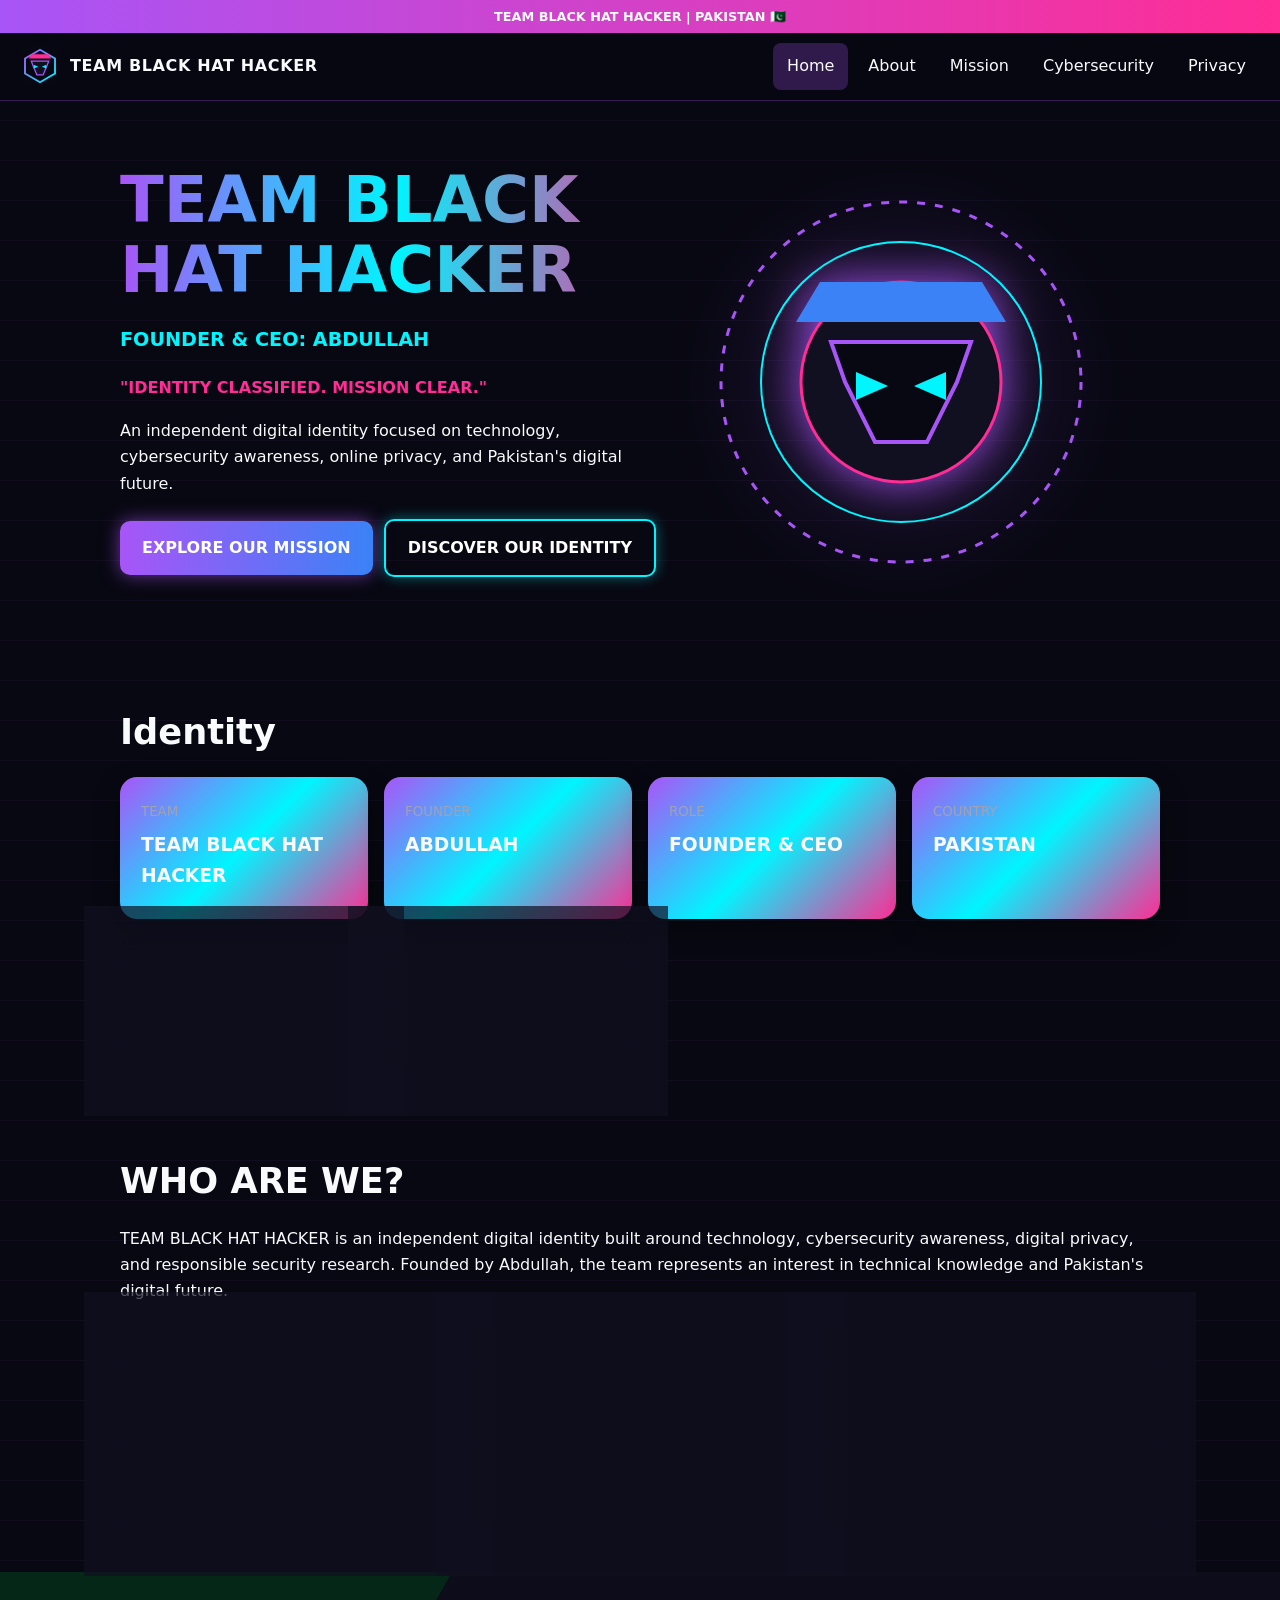
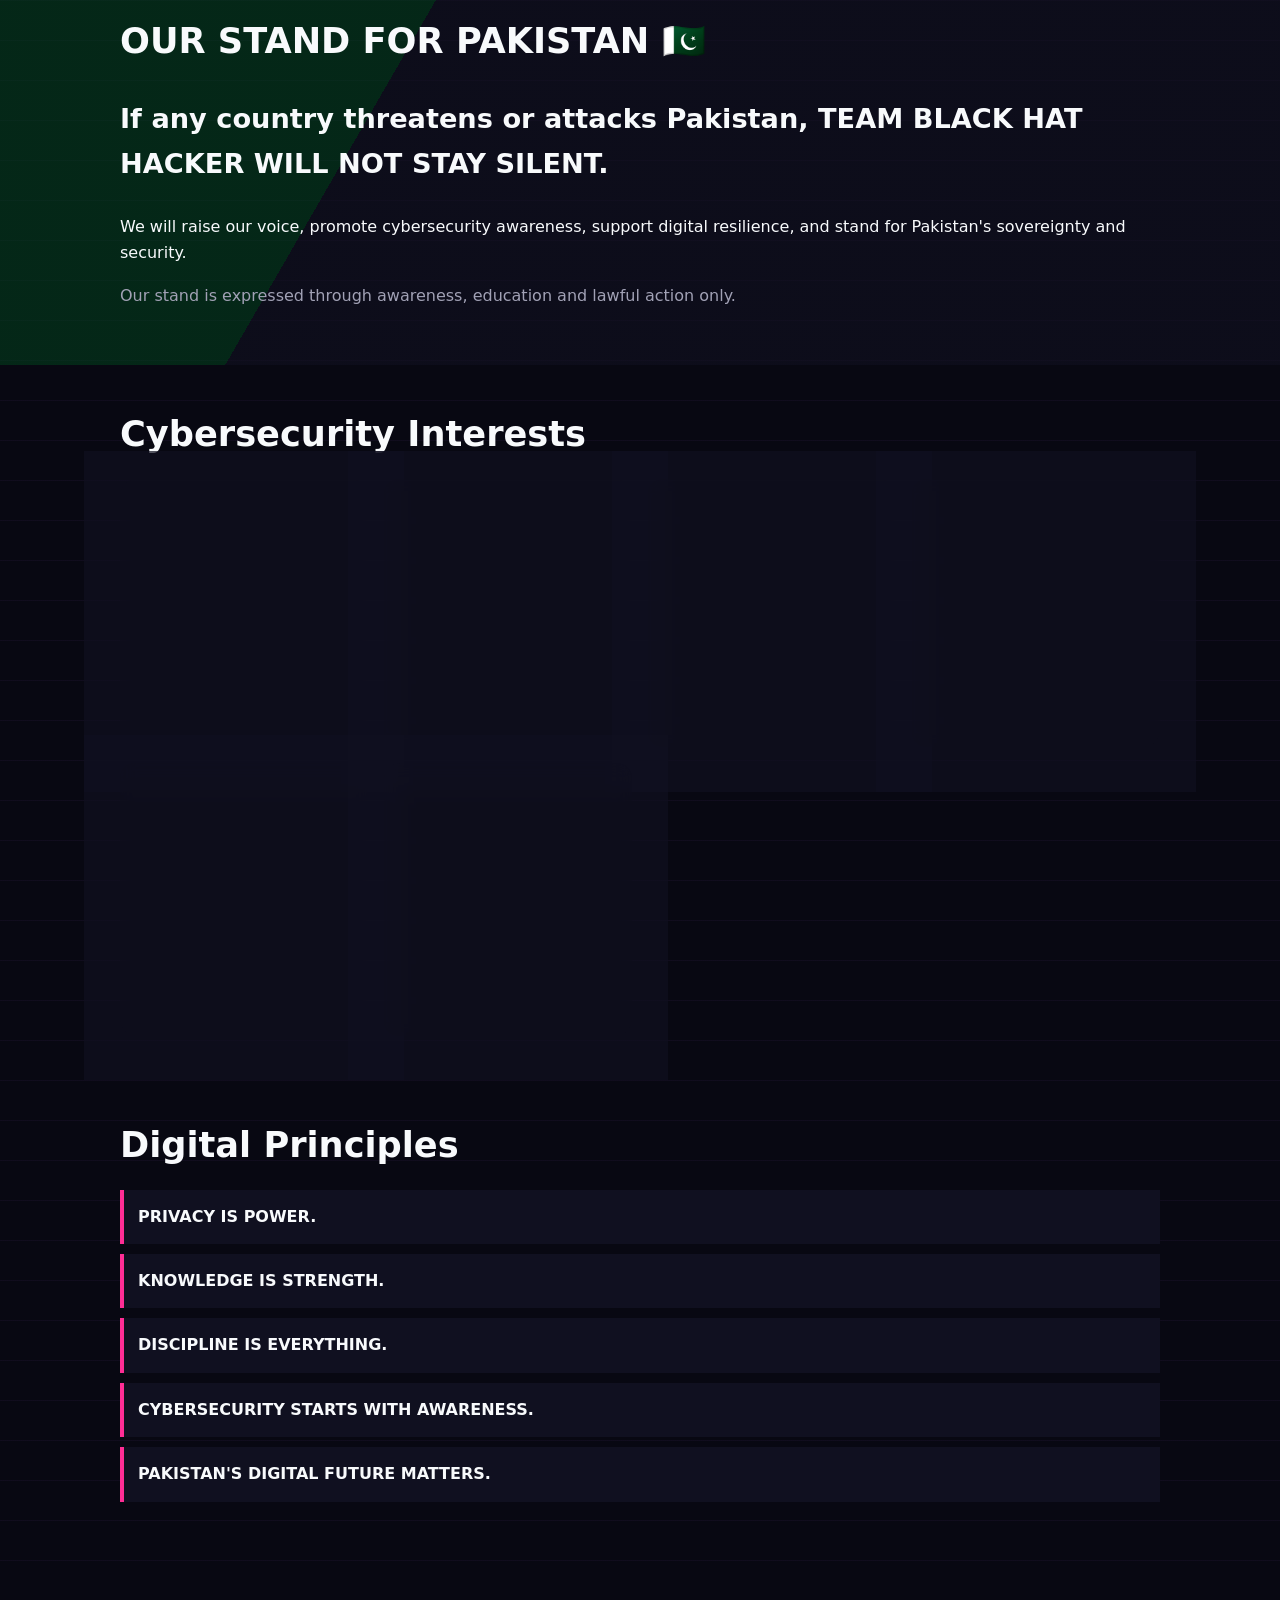
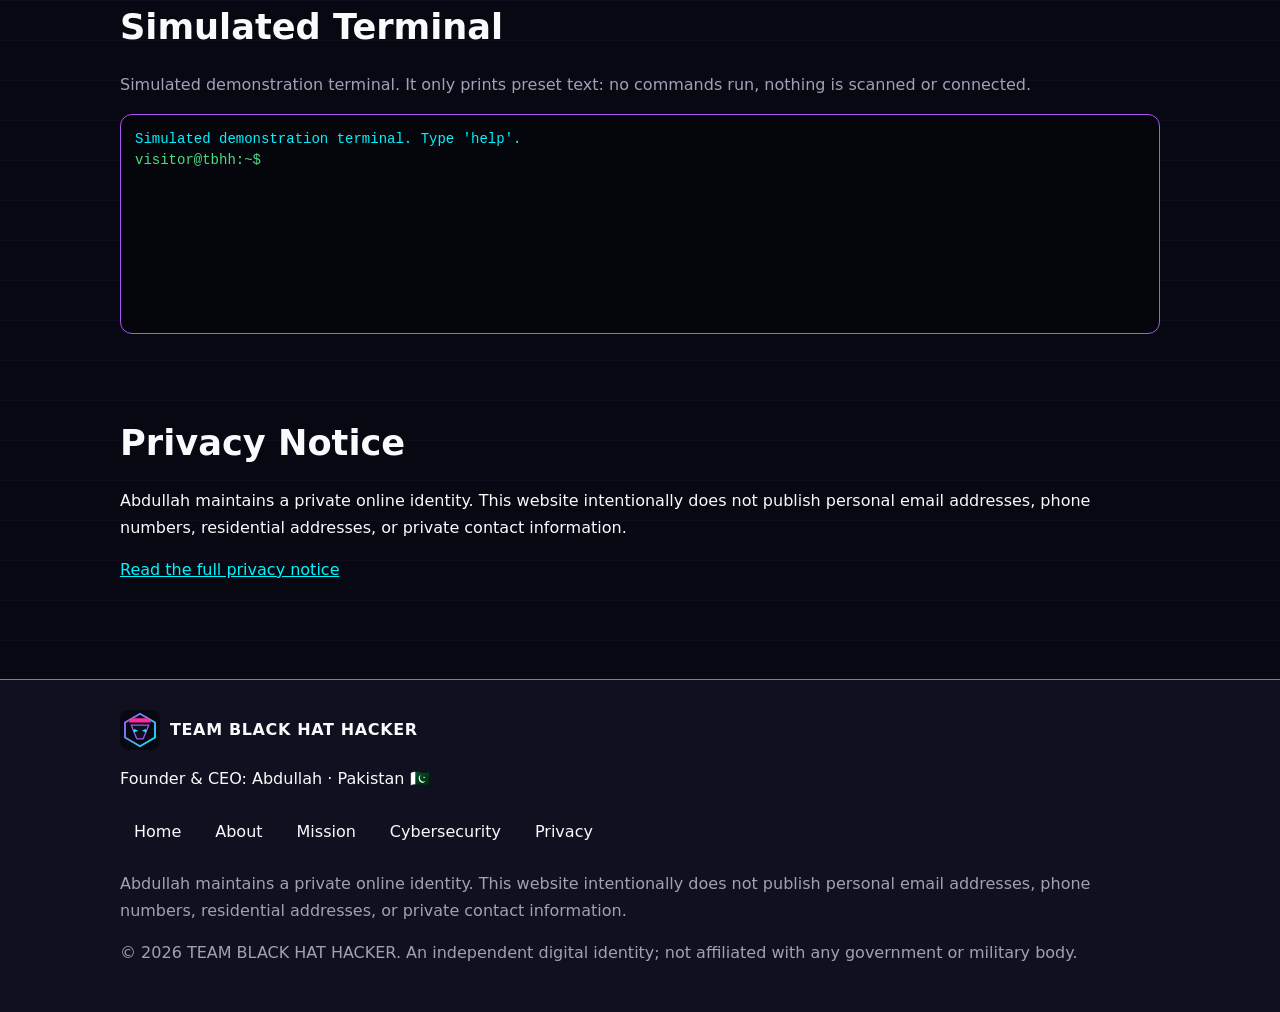
<file: index.html>
<!DOCTYPE html>
<html lang="en"><head><meta charset="utf-8"><meta name="viewport" content="width=device-width,initial-scale=1">
<title>TEAM BLACK HAT HACKER | Abdullah | Pakistan</title><meta name="description" content="Explore TEAM BLACK HAT HACKER, founded by Abdullah in Pakistan. Discover our digital identity, cybersecurity awareness mission, privacy principles, and commitment to Pakistan's digital future."><meta name="robots" content="index,follow"><link rel="canonical" href="https://team-black-hat-hacker-pk.vercel.app/">
<meta name="theme-color" content="#080812"><link rel="icon" href="favicon.svg" type="image/svg+xml"><link rel="manifest" href="site.webmanifest">
<meta property="og:type" content="website"><meta property="og:site_name" content="TEAM BLACK HAT HACKER"><meta property="og:title" content="TEAM BLACK HAT HACKER | Abdullah | Pakistan"><meta property="og:description" content="Explore TEAM BLACK HAT HACKER, founded by Abdullah in Pakistan. Discover our digital identity, cybersecurity awareness mission, privacy principles, and commitment to Pakistan's digital future."><meta property="og:url" content="https://team-black-hat-hacker-pk.vercel.app/"><meta property="og:image" content="https://team-black-hat-hacker-pk.vercel.app/assets/images/social-preview.svg">
<meta name="twitter:card" content="summary_large_image"><meta name="twitter:title" content="TEAM BLACK HAT HACKER | Abdullah | Pakistan"><meta name="twitter:description" content="Explore TEAM BLACK HAT HACKER, founded by Abdullah in Pakistan. Discover our digital identity, cybersecurity awareness mission, privacy principles, and commitment to Pakistan's digital future."><meta name="twitter:image" content="https://team-black-hat-hacker-pk.vercel.app/assets/images/social-preview.svg">
<link rel="stylesheet" href="style.css"><script type="application/ld+json">{"@context": "https://schema.org", "@graph": [{"@type": "WebSite", "@id": "https://team-black-hat-hacker-pk.vercel.app/#website", "name": "TEAM BLACK HAT HACKER", "url": "https://team-black-hat-hacker-pk.vercel.app/", "description": "Independent digital identity focused on cybersecurity awareness, online privacy and Pakistan's digital future.", "inLanguage": "en"}, {"@type": "Organization", "@id": "https://team-black-hat-hacker-pk.vercel.app/#org", "name": "TEAM BLACK HAT HACKER", "url": "https://team-black-hat-hacker-pk.vercel.app/", "description": "An independent digital identity founded by Abdullah in Pakistan.", "founder": {"@id": "https://team-black-hat-hacker-pk.vercel.app/#founder"}}, {"@type": "Person", "@id": "https://team-black-hat-hacker-pk.vercel.app/#founder", "name": "Abdullah", "jobTitle": "Founder & CEO", "worksFor": {"@id": "https://team-black-hat-hacker-pk.vercel.app/#org"}}]}</script></head><body>
<a class="skip" href="#main">Skip to content</a>
<div class="bar">TEAM BLACK HAT HACKER | PAKISTAN 🇵🇰</div>
<header class="hd"><a class="brand" href="index.html"><img src="assets/logo.svg" width="40" height="40" alt="TEAM BLACK HAT HACKER logo"><span>TEAM BLACK HAT HACKER</span></a>
<button class="burger" aria-expanded="false" aria-controls="nav" aria-label="Toggle menu">☰</button><nav><ul id="nav"><li><a href="index.html" aria-current=page>Home</a></li><li><a href="about.html">About</a></li><li><a href="mission.html">Mission</a></li><li><a href="cybersecurity.html">Cybersecurity</a></li><li><a href="privacy.html">Privacy</a></li></ul></nav></header>
<main id="main"><section class="hero"><div class="wrap two"><div><h1 class="grad glitch" data-t="TEAM BLACK HAT HACKER">TEAM BLACK HAT HACKER</h1><p class="sub">FOUNDER &amp; CEO: ABDULLAH</p><p class="tag">"IDENTITY CLASSIFIED. MISSION CLEAR."</p>
<p>An independent digital identity focused on technology, cybersecurity awareness, online privacy, and Pakistan's digital future.</p>
<p><a class="btn" href="mission.html">EXPLORE OUR MISSION</a> <a class="btn alt" href="about.html">DISCOVER OUR IDENTITY</a></p></div>
<img class="spin" src="assets/images/hero-mask.svg" width="400" height="400" alt="Anonymous mask surrounded by neon rings, the TEAM BLACK HAT HACKER emblem"></div></section><section class="sec "><div class="wrap"><h2>Identity</h2><div class="grid"><div class="card"><small>TEAM</small><h3>TEAM BLACK HAT HACKER</h3></div><div class="card"><small>FOUNDER</small><h3>ABDULLAH</h3></div><div class="card"><small>ROLE</small><h3>FOUNDER & CEO</h3></div><div class="card"><small>COUNTRY</small><h3>PAKISTAN</h3></div><div class="card"><small>PUBLIC IDENTITY</small><h3>ANONYMOUS</h3></div><div class="card"><small>PERSONAL CONTACT INFORMATION</small><h3>NOT PUBLIC</h3></div></div></div></section><section class="sec "><div class="wrap"><h2>WHO ARE WE?</h2><p>TEAM BLACK HAT HACKER is an independent digital identity built around technology, cybersecurity awareness, digital privacy, and responsible security research. Founded by Abdullah, the team represents an interest in technical knowledge and Pakistan's digital future.</p><div class="grid"><article class="card"><div class="ic" aria-hidden="true">💡</div><h3>Digital Knowledge</h3><p>Learning how technology works and sharing it clearly.</p></article><article class="card"><div class="ic" aria-hidden="true">🔒</div><h3>Online Privacy</h3><p>Treating personal data as something to protect.</p></article><article class="card"><div class="ic" aria-hidden="true">🛡️</div><h3>Cybersecurity Awareness</h3><p>Helping people recognise and avoid common online threats.</p></article></div></div></section><section class="sec flag"><div class="wrap"><h2>OUR STAND FOR PAKISTAN 🇵🇰</h2><p class="big">If any country threatens or attacks Pakistan, TEAM BLACK HAT HACKER WILL NOT STAY SILENT.</p><p>We will raise our voice, promote cybersecurity awareness, support digital resilience, and stand for Pakistan's sovereignty and security.</p><p class="muted">Our stand is expressed through awareness, education and lawful action only.</p></div></section><section class="sec "><div class="wrap"><h2>Cybersecurity Interests</h2><div class="grid"><article class="card"><div class="ic" aria-hidden="true">🧠</div><h3>Cybersecurity Awareness</h3><p>Plain-language guidance on staying safe online.</p></article><article class="card"><div class="ic" aria-hidden="true">🌐</div><h3>Network Security Education</h3><p>Concepts behind firewalls, encryption and safe networks.</p></article><article class="card"><div class="ic" aria-hidden="true">🕶️</div><h3>Digital Privacy</h3><p>Habits that reduce what you expose online.</p></article><article class="card"><div class="ic" aria-hidden="true">🔍</div><h3>Security Analysis</h3><p>Studying how threats work so they can be understood.</p></article><article class="card"><div class="ic" aria-hidden="true">🐞</div><h3>Responsible Vulnerability Research</h3><p>Authorised testing and coordinated disclosure.</p></article><article class="card"><div class="ic" aria-hidden="true">⚙️</div><h3>Technology and Automation</h3><p>Using tools and scripts to work smarter.</p></article></div></div></section><section class="sec "><div class="wrap"><h2>Digital Principles</h2><ul class="pr"><li>PRIVACY IS POWER.</li><li>KNOWLEDGE IS STRENGTH.</li><li>DISCIPLINE IS EVERYTHING.</li><li>CYBERSECURITY STARTS WITH AWARENESS.</li><li>PAKISTAN'S DIGITAL FUTURE MATTERS.</li></ul></div></section><section class="sec "><div class="wrap"><h2>Simulated Terminal</h2><p class="muted">Simulated demonstration terminal. It only prints preset text: no commands run, nothing is scanned or connected.</p><div class="term" id="term" role="region" aria-label="Simulated terminal"><div id="out" aria-live="polite"></div><label class="line"><span class="ps">visitor@tbhh:~$</span><input id="cmd" autocomplete="off" spellcheck="false" aria-label="Terminal command"></label></div></div></section><section class="sec "><div class="wrap"><h2>Privacy Notice</h2><p>Abdullah maintains a private online identity. This website intentionally does not publish personal email addresses, phone numbers, residential addresses, or private contact information.</p><p><a href="privacy.html">Read the full privacy notice</a></p></div></section></main>
<footer class="ft"><div class="wrap"><div class="brand"><img src="assets/logo.svg" width="40" height="40" alt="" loading="lazy"><span>TEAM BLACK HAT HACKER</span></div>
<p>Founder &amp; CEO: Abdullah · Pakistan 🇵🇰</p><ul class="fl"><li><a href="index.html" aria-current=page>Home</a></li><li><a href="about.html">About</a></li><li><a href="mission.html">Mission</a></li><li><a href="cybersecurity.html">Cybersecurity</a></li><li><a href="privacy.html">Privacy</a></li></ul>
<p class="muted">Abdullah maintains a private online identity. This website intentionally does not publish personal email addresses, phone numbers, residential addresses, or private contact information.</p>
<p class="muted">© <span id="yr">2026</span> TEAM BLACK HAT HACKER. An independent digital identity; not affiliated with any government or military body.</p></div></footer>
<script src="script.js" defer></script></body></html>
</file>
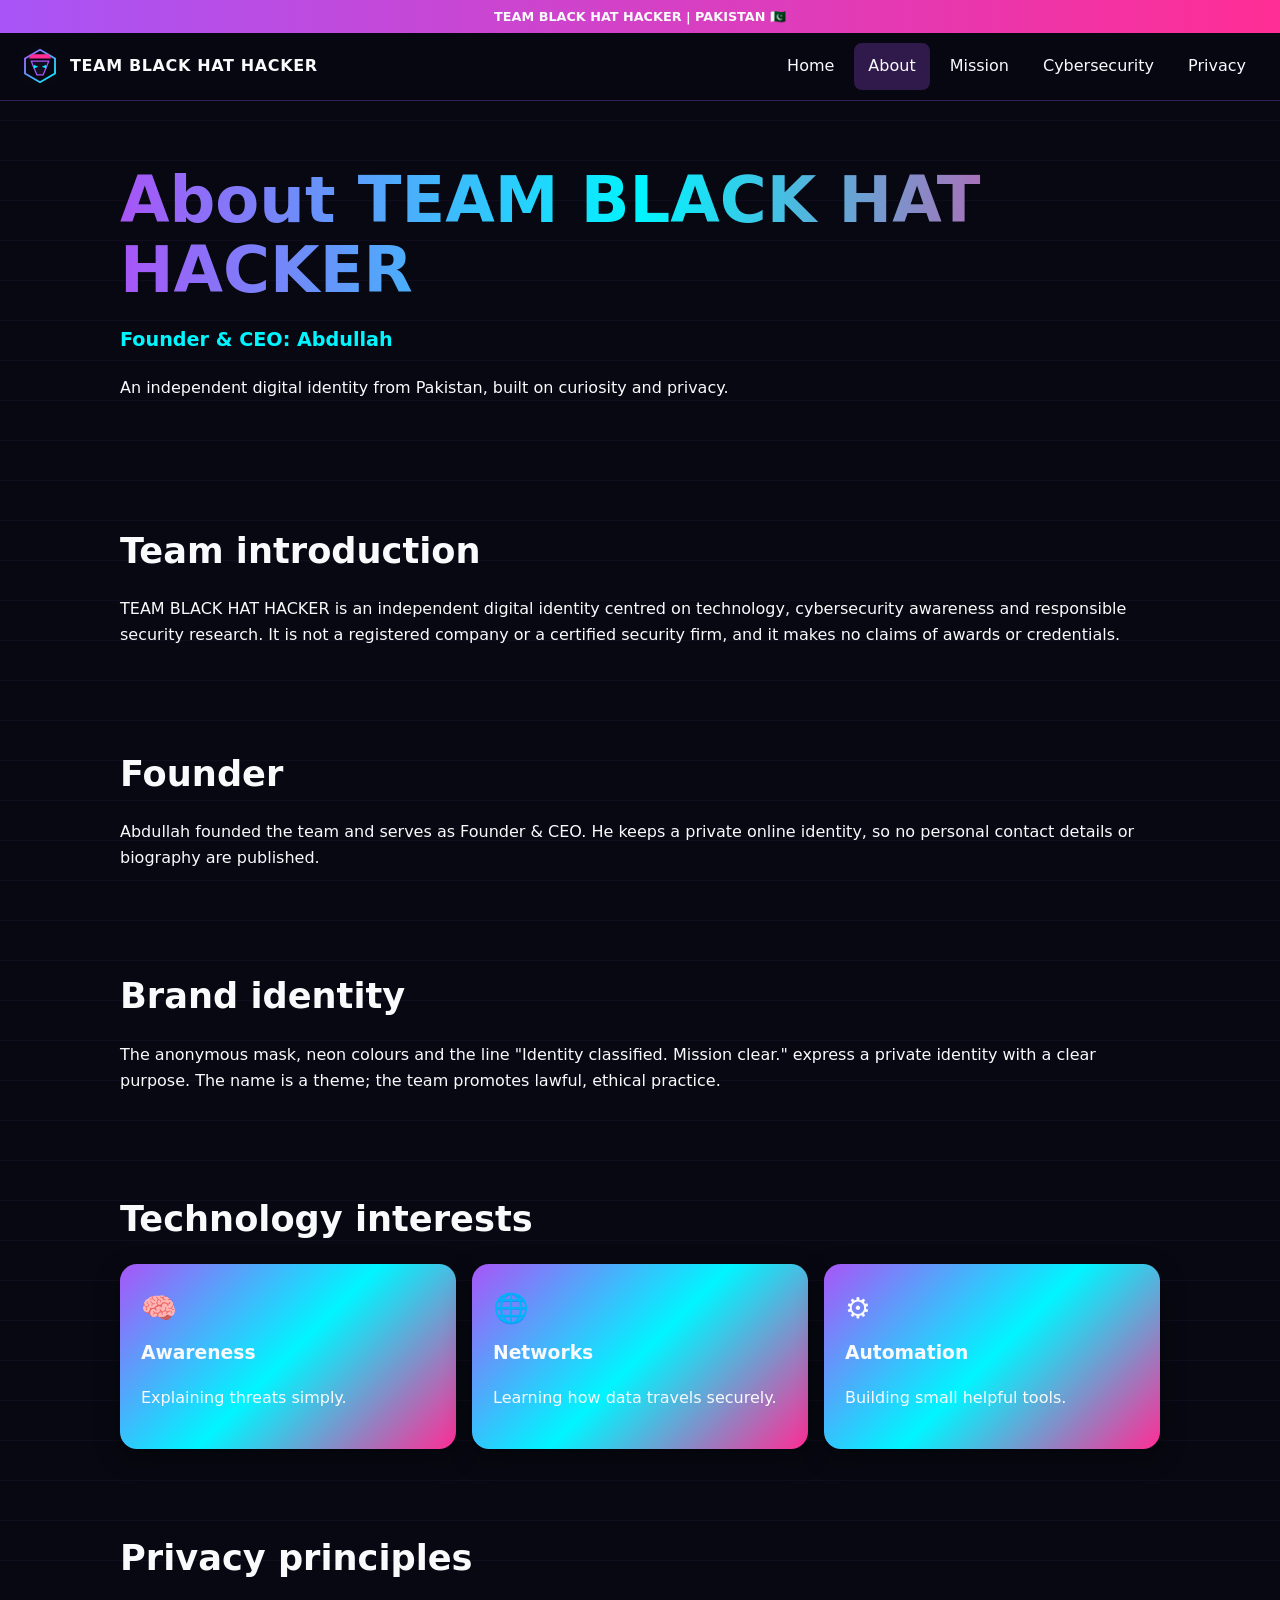
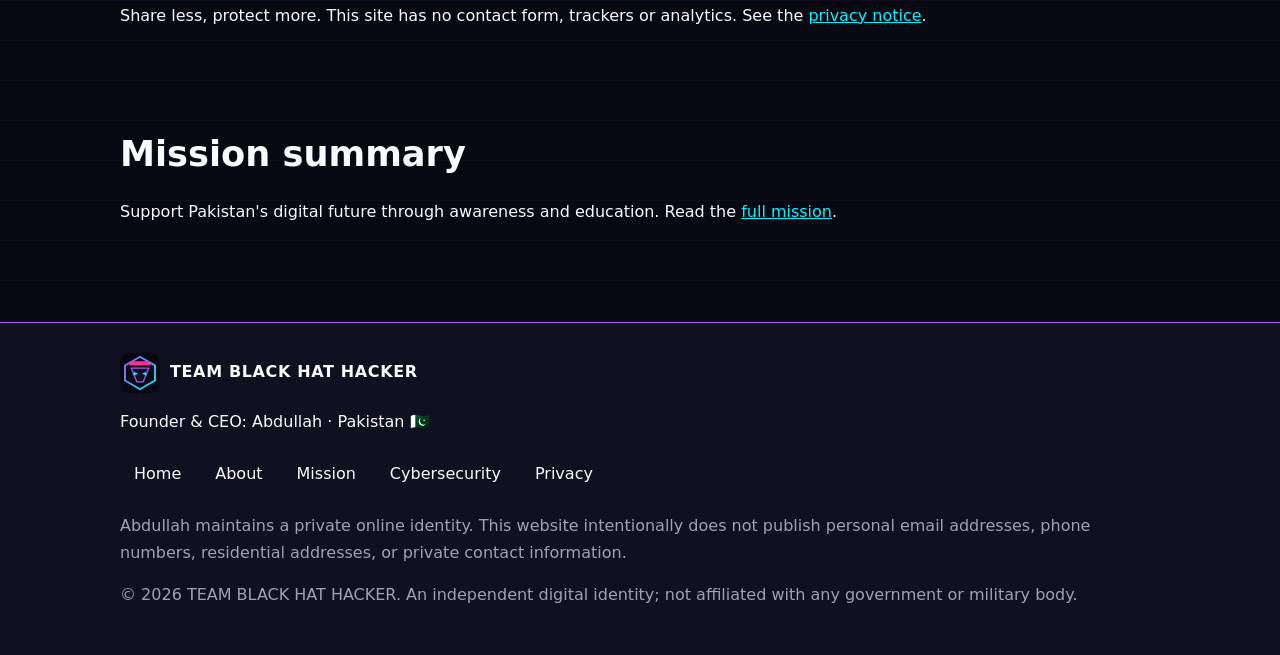
<file: about.html>
<!DOCTYPE html>
<html lang="en"><head><meta charset="utf-8"><meta name="viewport" content="width=device-width,initial-scale=1">
<title>About TEAM BLACK HAT HACKER | Founder Abdullah</title><meta name="description" content="Learn who is behind TEAM BLACK HAT HACKER: an anonymous digital identity founded by Abdullah in Pakistan, focused on technology, privacy and security awareness."><meta name="robots" content="index,follow"><link rel="canonical" href="https://team-black-hat-hacker-pk.vercel.app/about.html">
<meta name="theme-color" content="#080812"><link rel="icon" href="favicon.svg" type="image/svg+xml"><link rel="manifest" href="site.webmanifest">
<meta property="og:type" content="website"><meta property="og:site_name" content="TEAM BLACK HAT HACKER"><meta property="og:title" content="About TEAM BLACK HAT HACKER | Founder Abdullah"><meta property="og:description" content="Learn who is behind TEAM BLACK HAT HACKER: an anonymous digital identity founded by Abdullah in Pakistan, focused on technology, privacy and security awareness."><meta property="og:url" content="https://team-black-hat-hacker-pk.vercel.app/about.html"><meta property="og:image" content="https://team-black-hat-hacker-pk.vercel.app/assets/images/social-preview.svg">
<meta name="twitter:card" content="summary_large_image"><meta name="twitter:title" content="About TEAM BLACK HAT HACKER | Founder Abdullah"><meta name="twitter:description" content="Learn who is behind TEAM BLACK HAT HACKER: an anonymous digital identity founded by Abdullah in Pakistan, focused on technology, privacy and security awareness."><meta name="twitter:image" content="https://team-black-hat-hacker-pk.vercel.app/assets/images/social-preview.svg">
<link rel="stylesheet" href="style.css"></head><body>
<a class="skip" href="#main">Skip to content</a>
<div class="bar">TEAM BLACK HAT HACKER | PAKISTAN 🇵🇰</div>
<header class="hd"><a class="brand" href="index.html"><img src="assets/logo.svg" width="40" height="40" alt="TEAM BLACK HAT HACKER logo"><span>TEAM BLACK HAT HACKER</span></a>
<button class="burger" aria-expanded="false" aria-controls="nav" aria-label="Toggle menu">☰</button><nav><ul id="nav"><li><a href="index.html">Home</a></li><li><a href="about.html" aria-current=page>About</a></li><li><a href="mission.html">Mission</a></li><li><a href="cybersecurity.html">Cybersecurity</a></li><li><a href="privacy.html">Privacy</a></li></ul></nav></header>
<main id="main"><section class="hero"><div class="wrap"><h1 class="grad">About TEAM BLACK HAT HACKER</h1><p class="sub">Founder &amp; CEO: Abdullah</p><p>An independent digital identity from Pakistan, built on curiosity and privacy.</p></div></section><section class="sec "><div class="wrap"><h2>Team introduction</h2><p>TEAM BLACK HAT HACKER is an independent digital identity centred on technology, cybersecurity awareness and responsible security research. It is not a registered company or a certified security firm, and it makes no claims of awards or credentials.</p></div></section><section class="sec "><div class="wrap"><h2>Founder</h2><p>Abdullah founded the team and serves as Founder &amp; CEO. He keeps a private online identity, so no personal contact details or biography are published.</p></div></section><section class="sec "><div class="wrap"><h2>Brand identity</h2><p>The anonymous mask, neon colours and the line "Identity classified. Mission clear." express a private identity with a clear purpose. The name is a theme; the team promotes lawful, ethical practice.</p></div></section><section class="sec "><div class="wrap"><h2>Technology interests</h2><div class="grid"><article class="card"><div class="ic" aria-hidden="true">🧠</div><h3>Awareness</h3><p>Explaining threats simply.</p></article><article class="card"><div class="ic" aria-hidden="true">🌐</div><h3>Networks</h3><p>Learning how data travels securely.</p></article><article class="card"><div class="ic" aria-hidden="true">⚙️</div><h3>Automation</h3><p>Building small helpful tools.</p></article></div></div></section><section class="sec "><div class="wrap"><h2>Privacy principles</h2><p>Share less, protect more. This site has no contact form, trackers or analytics. See the <a href="privacy.html">privacy notice</a>.</p></div></section><section class="sec "><div class="wrap"><h2>Mission summary</h2><p>Support Pakistan's digital future through awareness and education. Read the <a href="mission.html">full mission</a>.</p></div></section></main>
<footer class="ft"><div class="wrap"><div class="brand"><img src="assets/logo.svg" width="40" height="40" alt="" loading="lazy"><span>TEAM BLACK HAT HACKER</span></div>
<p>Founder &amp; CEO: Abdullah · Pakistan 🇵🇰</p><ul class="fl"><li><a href="index.html">Home</a></li><li><a href="about.html" aria-current=page>About</a></li><li><a href="mission.html">Mission</a></li><li><a href="cybersecurity.html">Cybersecurity</a></li><li><a href="privacy.html">Privacy</a></li></ul>
<p class="muted">Abdullah maintains a private online identity. This website intentionally does not publish personal email addresses, phone numbers, residential addresses, or private contact information.</p>
<p class="muted">© <span id="yr">2026</span> TEAM BLACK HAT HACKER. An independent digital identity; not affiliated with any government or military body.</p></div></footer>
<script src="script.js" defer></script></body></html>
</file>
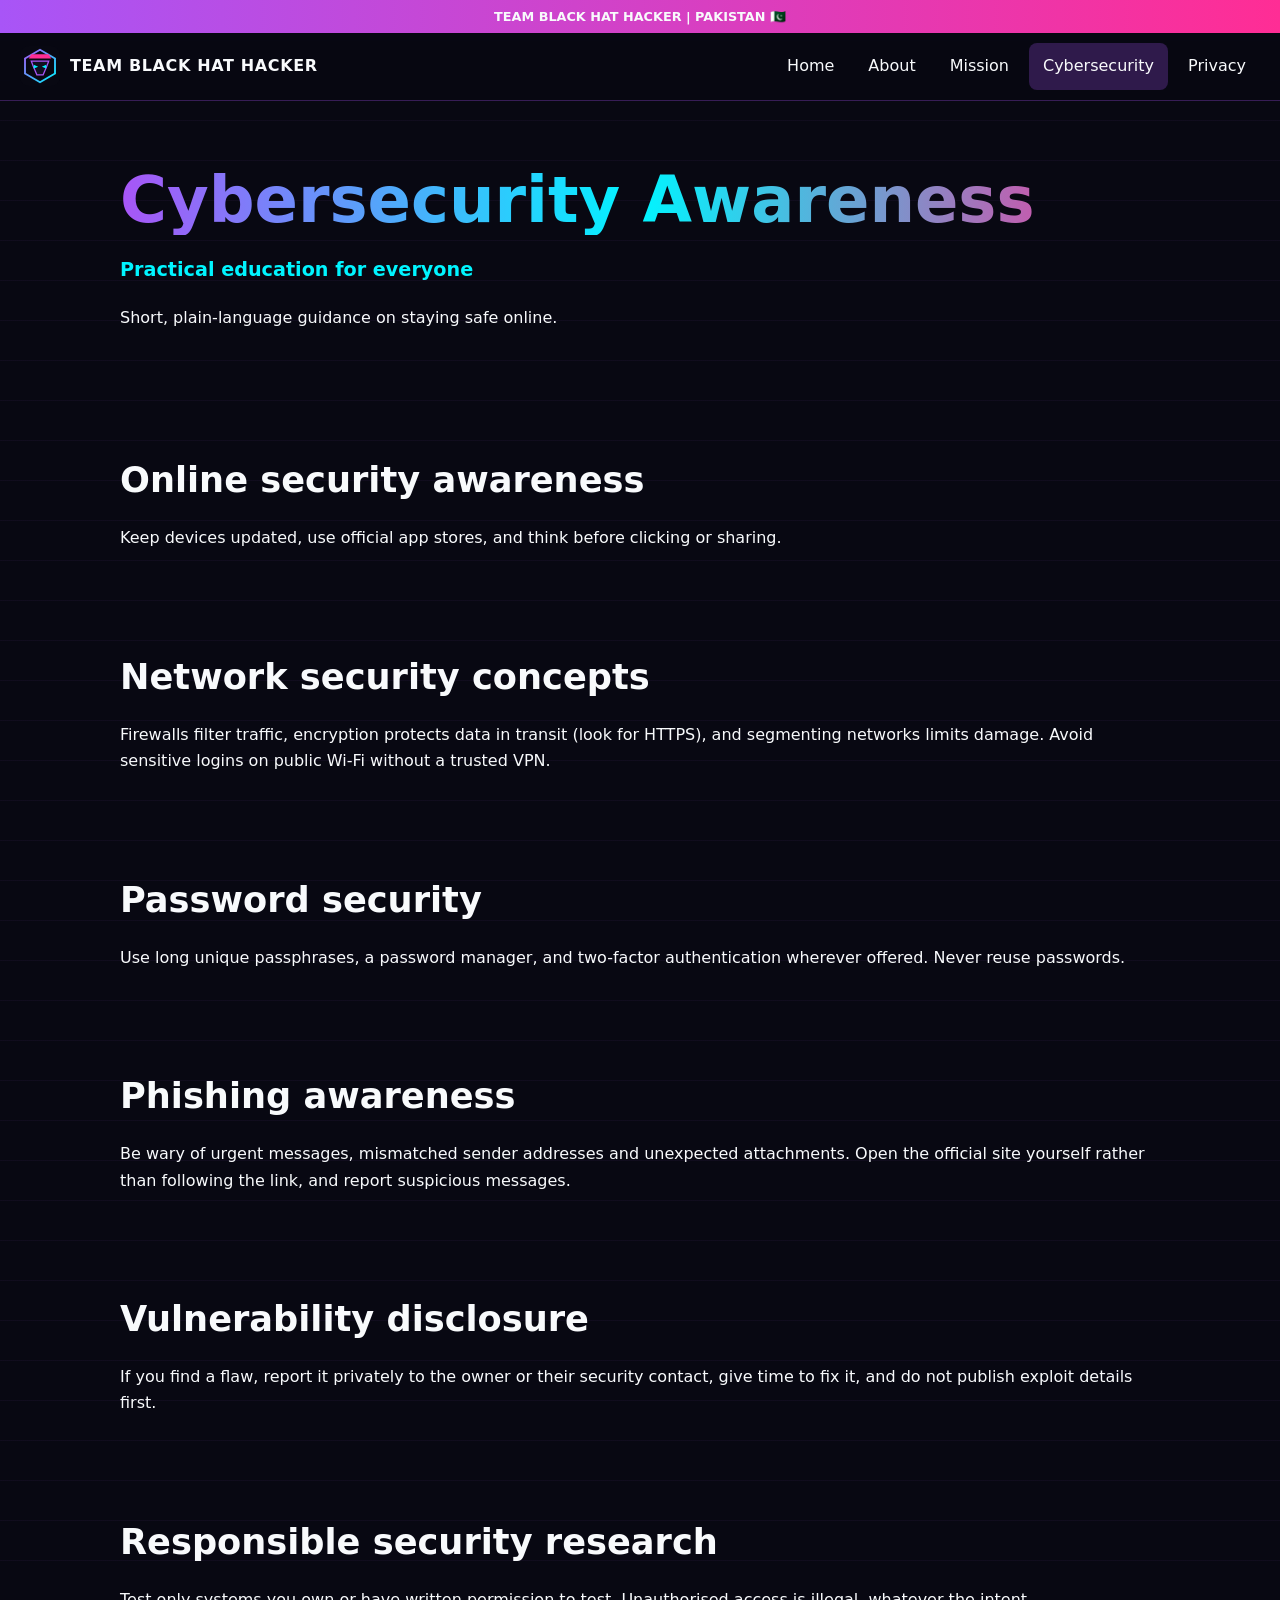
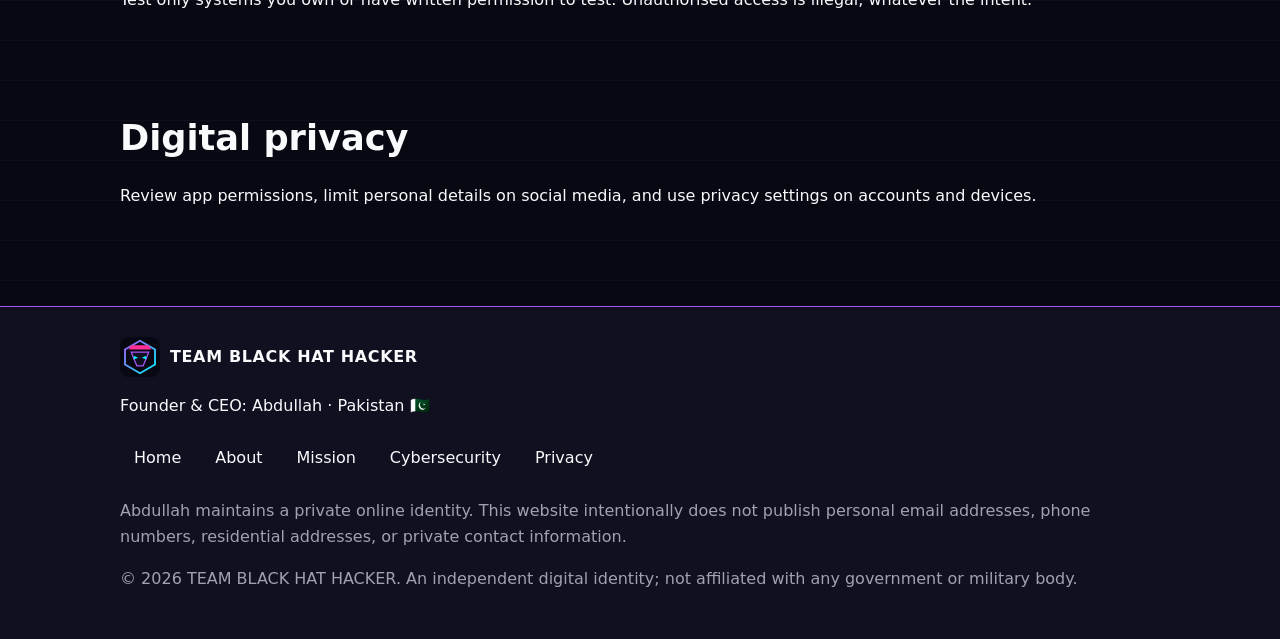
<file: cybersecurity.html>
<!DOCTYPE html>
<html lang="en"><head><meta charset="utf-8"><meta name="viewport" content="width=device-width,initial-scale=1">
<title>Cybersecurity Awareness Guide | TEAM BLACK HAT HACKER</title><meta name="description" content="Practical cybersecurity education: passwords, phishing, network security concepts, vulnerability disclosure, responsible security research and digital privacy."><meta name="robots" content="index,follow"><link rel="canonical" href="https://team-black-hat-hacker-pk.vercel.app/cybersecurity.html">
<meta name="theme-color" content="#080812"><link rel="icon" href="favicon.svg" type="image/svg+xml"><link rel="manifest" href="site.webmanifest">
<meta property="og:type" content="website"><meta property="og:site_name" content="TEAM BLACK HAT HACKER"><meta property="og:title" content="Cybersecurity Awareness Guide | TEAM BLACK HAT HACKER"><meta property="og:description" content="Practical cybersecurity education: passwords, phishing, network security concepts, vulnerability disclosure, responsible security research and digital privacy."><meta property="og:url" content="https://team-black-hat-hacker-pk.vercel.app/cybersecurity.html"><meta property="og:image" content="https://team-black-hat-hacker-pk.vercel.app/assets/images/social-preview.svg">
<meta name="twitter:card" content="summary_large_image"><meta name="twitter:title" content="Cybersecurity Awareness Guide | TEAM BLACK HAT HACKER"><meta name="twitter:description" content="Practical cybersecurity education: passwords, phishing, network security concepts, vulnerability disclosure, responsible security research and digital privacy."><meta name="twitter:image" content="https://team-black-hat-hacker-pk.vercel.app/assets/images/social-preview.svg">
<link rel="stylesheet" href="style.css"></head><body>
<a class="skip" href="#main">Skip to content</a>
<div class="bar">TEAM BLACK HAT HACKER | PAKISTAN 🇵🇰</div>
<header class="hd"><a class="brand" href="index.html"><img src="assets/logo.svg" width="40" height="40" alt="TEAM BLACK HAT HACKER logo"><span>TEAM BLACK HAT HACKER</span></a>
<button class="burger" aria-expanded="false" aria-controls="nav" aria-label="Toggle menu">☰</button><nav><ul id="nav"><li><a href="index.html">Home</a></li><li><a href="about.html">About</a></li><li><a href="mission.html">Mission</a></li><li><a href="cybersecurity.html" aria-current=page>Cybersecurity</a></li><li><a href="privacy.html">Privacy</a></li></ul></nav></header>
<main id="main"><section class="hero"><div class="wrap"><h1 class="grad">Cybersecurity Awareness</h1><p class="sub">Practical education for everyone</p><p>Short, plain-language guidance on staying safe online.</p></div></section><section class="sec "><div class="wrap"><h2>Online security awareness</h2><p>Keep devices updated, use official app stores, and think before clicking or sharing.</p></div></section><section class="sec "><div class="wrap"><h2>Network security concepts</h2><p>Firewalls filter traffic, encryption protects data in transit (look for HTTPS), and segmenting networks limits damage. Avoid sensitive logins on public Wi-Fi without a trusted VPN.</p></div></section><section class="sec "><div class="wrap"><h2>Password security</h2><p>Use long unique passphrases, a password manager, and two-factor authentication wherever offered. Never reuse passwords.</p></div></section><section class="sec "><div class="wrap"><h2>Phishing awareness</h2><p>Be wary of urgent messages, mismatched sender addresses and unexpected attachments. Open the official site yourself rather than following the link, and report suspicious messages.</p></div></section><section class="sec "><div class="wrap"><h2>Vulnerability disclosure</h2><p>If you find a flaw, report it privately to the owner or their security contact, give time to fix it, and do not publish exploit details first.</p></div></section><section class="sec "><div class="wrap"><h2>Responsible security research</h2><p>Test only systems you own or have written permission to test. Unauthorised access is illegal, whatever the intent.</p></div></section><section class="sec "><div class="wrap"><h2>Digital privacy</h2><p>Review app permissions, limit personal details on social media, and use privacy settings on accounts and devices.</p></div></section></main>
<footer class="ft"><div class="wrap"><div class="brand"><img src="assets/logo.svg" width="40" height="40" alt="" loading="lazy"><span>TEAM BLACK HAT HACKER</span></div>
<p>Founder &amp; CEO: Abdullah · Pakistan 🇵🇰</p><ul class="fl"><li><a href="index.html">Home</a></li><li><a href="about.html">About</a></li><li><a href="mission.html">Mission</a></li><li><a href="cybersecurity.html" aria-current=page>Cybersecurity</a></li><li><a href="privacy.html">Privacy</a></li></ul>
<p class="muted">Abdullah maintains a private online identity. This website intentionally does not publish personal email addresses, phone numbers, residential addresses, or private contact information.</p>
<p class="muted">© <span id="yr">2026</span> TEAM BLACK HAT HACKER. An independent digital identity; not affiliated with any government or military body.</p></div></footer>
<script src="script.js" defer></script></body></html>
</file>
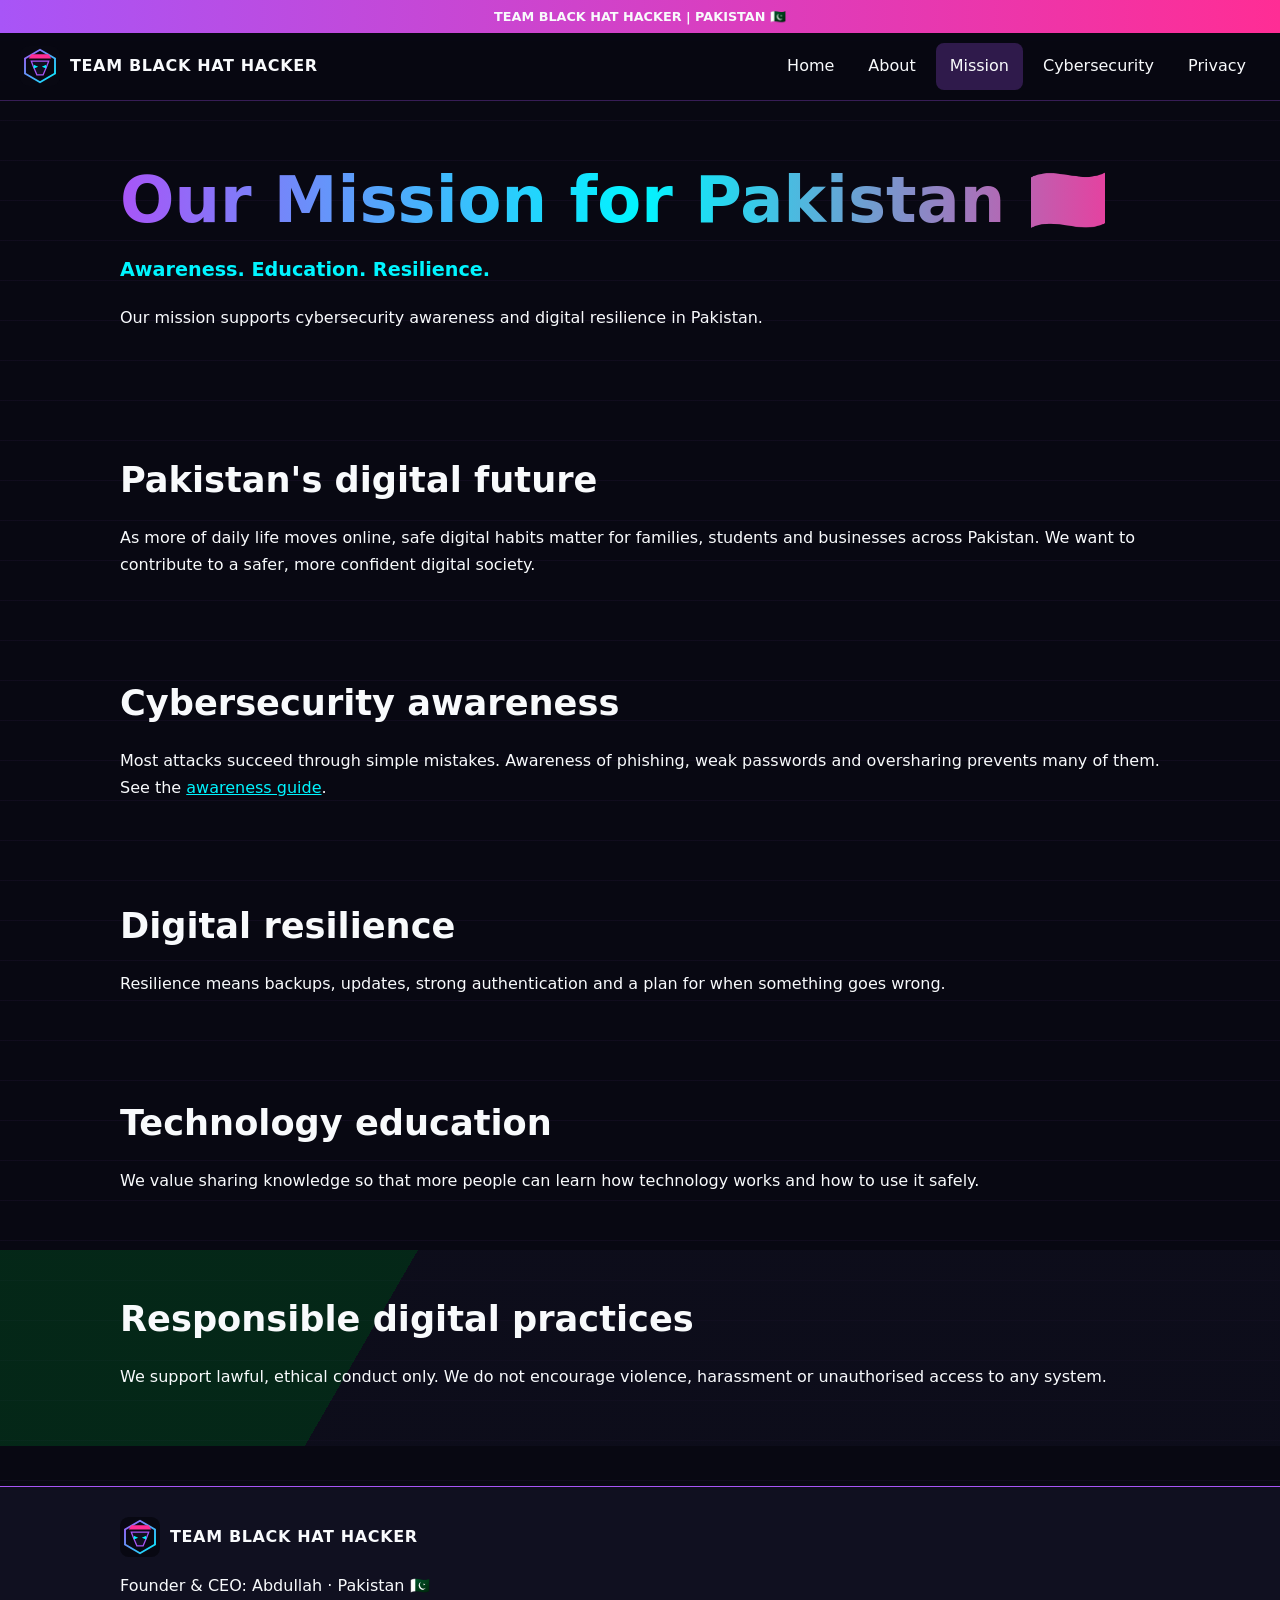
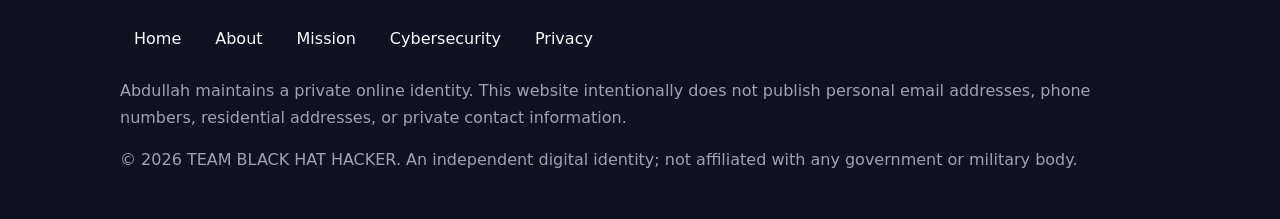
<file: mission.html>
<!DOCTYPE html>
<html lang="en"><head><meta charset="utf-8"><meta name="viewport" content="width=device-width,initial-scale=1">
<title>Our Mission | Pakistan Digital Security | TEAM BLACK HAT HACKER</title><meta name="description" content="Our mission: cybersecurity awareness, technology education and digital resilience for Pakistan's digital future, through responsible and lawful practices."><meta name="robots" content="index,follow"><link rel="canonical" href="https://team-black-hat-hacker-pk.vercel.app/mission.html">
<meta name="theme-color" content="#080812"><link rel="icon" href="favicon.svg" type="image/svg+xml"><link rel="manifest" href="site.webmanifest">
<meta property="og:type" content="website"><meta property="og:site_name" content="TEAM BLACK HAT HACKER"><meta property="og:title" content="Our Mission | Pakistan Digital Security | TEAM BLACK HAT HACKER"><meta property="og:description" content="Our mission: cybersecurity awareness, technology education and digital resilience for Pakistan's digital future, through responsible and lawful practices."><meta property="og:url" content="https://team-black-hat-hacker-pk.vercel.app/mission.html"><meta property="og:image" content="https://team-black-hat-hacker-pk.vercel.app/assets/images/social-preview.svg">
<meta name="twitter:card" content="summary_large_image"><meta name="twitter:title" content="Our Mission | Pakistan Digital Security | TEAM BLACK HAT HACKER"><meta name="twitter:description" content="Our mission: cybersecurity awareness, technology education and digital resilience for Pakistan's digital future, through responsible and lawful practices."><meta name="twitter:image" content="https://team-black-hat-hacker-pk.vercel.app/assets/images/social-preview.svg">
<link rel="stylesheet" href="style.css"></head><body>
<a class="skip" href="#main">Skip to content</a>
<div class="bar">TEAM BLACK HAT HACKER | PAKISTAN 🇵🇰</div>
<header class="hd"><a class="brand" href="index.html"><img src="assets/logo.svg" width="40" height="40" alt="TEAM BLACK HAT HACKER logo"><span>TEAM BLACK HAT HACKER</span></a>
<button class="burger" aria-expanded="false" aria-controls="nav" aria-label="Toggle menu">☰</button><nav><ul id="nav"><li><a href="index.html">Home</a></li><li><a href="about.html">About</a></li><li><a href="mission.html" aria-current=page>Mission</a></li><li><a href="cybersecurity.html">Cybersecurity</a></li><li><a href="privacy.html">Privacy</a></li></ul></nav></header>
<main id="main"><section class="hero"><div class="wrap"><h1 class="grad">Our Mission for Pakistan 🇵🇰</h1><p class="sub">Awareness. Education. Resilience.</p><p>Our mission supports cybersecurity awareness and digital resilience in Pakistan.</p></div></section><section class="sec "><div class="wrap"><h2>Pakistan's digital future</h2><p>As more of daily life moves online, safe digital habits matter for families, students and businesses across Pakistan. We want to contribute to a safer, more confident digital society.</p></div></section><section class="sec "><div class="wrap"><h2>Cybersecurity awareness</h2><p>Most attacks succeed through simple mistakes. Awareness of phishing, weak passwords and oversharing prevents many of them. See the <a href="cybersecurity.html">awareness guide</a>.</p></div></section><section class="sec "><div class="wrap"><h2>Digital resilience</h2><p>Resilience means backups, updates, strong authentication and a plan for when something goes wrong.</p></div></section><section class="sec "><div class="wrap"><h2>Technology education</h2><p>We value sharing knowledge so that more people can learn how technology works and how to use it safely.</p></div></section><section class="sec flag"><div class="wrap"><h2>Responsible digital practices</h2><p>We support lawful, ethical conduct only. We do not encourage violence, harassment or unauthorised access to any system.</p></div></section></main>
<footer class="ft"><div class="wrap"><div class="brand"><img src="assets/logo.svg" width="40" height="40" alt="" loading="lazy"><span>TEAM BLACK HAT HACKER</span></div>
<p>Founder &amp; CEO: Abdullah · Pakistan 🇵🇰</p><ul class="fl"><li><a href="index.html">Home</a></li><li><a href="about.html">About</a></li><li><a href="mission.html" aria-current=page>Mission</a></li><li><a href="cybersecurity.html">Cybersecurity</a></li><li><a href="privacy.html">Privacy</a></li></ul>
<p class="muted">Abdullah maintains a private online identity. This website intentionally does not publish personal email addresses, phone numbers, residential addresses, or private contact information.</p>
<p class="muted">© <span id="yr">2026</span> TEAM BLACK HAT HACKER. An independent digital identity; not affiliated with any government or military body.</p></div></footer>
<script src="script.js" defer></script></body></html>
</file>
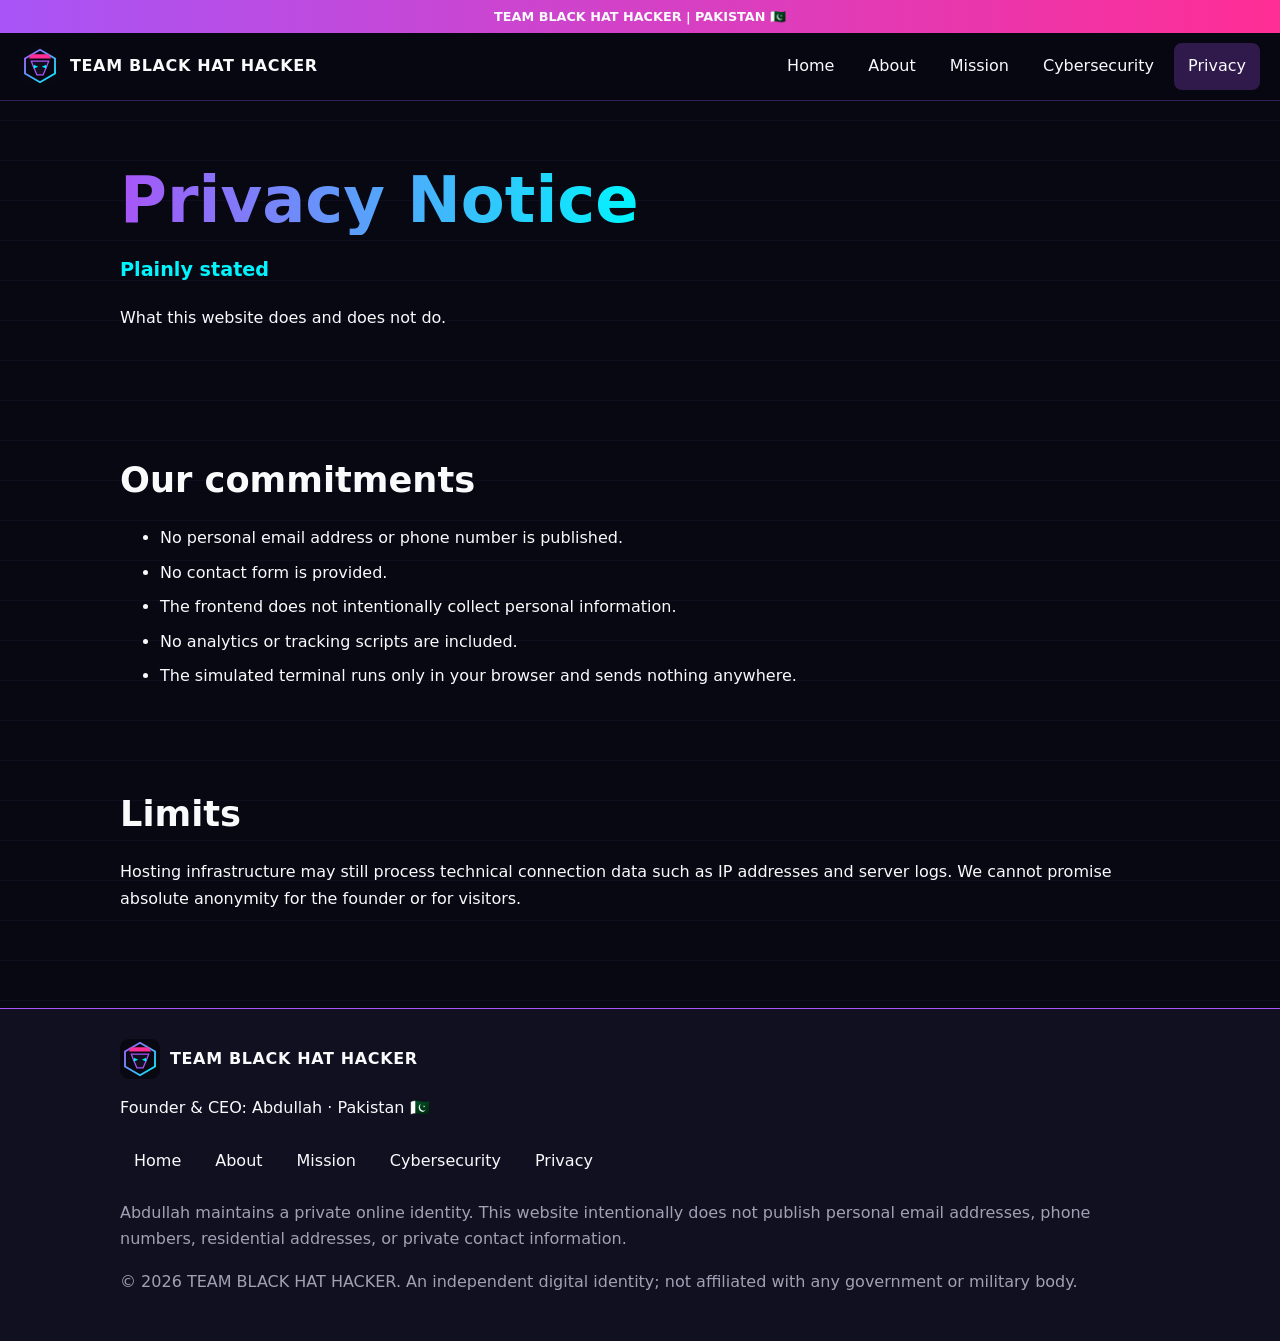
<file: privacy.html>
<!DOCTYPE html>
<html lang="en"><head><meta charset="utf-8"><meta name="viewport" content="width=device-width,initial-scale=1">
<title>Privacy Notice | TEAM BLACK HAT HACKER</title><meta name="description" content="How this website treats privacy: no published personal contact details, no contact form, no analytics or tracking scripts."><meta name="robots" content="index,follow"><link rel="canonical" href="https://team-black-hat-hacker-pk.vercel.app/privacy.html">
<meta name="theme-color" content="#080812"><link rel="icon" href="favicon.svg" type="image/svg+xml"><link rel="manifest" href="site.webmanifest">
<meta property="og:type" content="website"><meta property="og:site_name" content="TEAM BLACK HAT HACKER"><meta property="og:title" content="Privacy Notice | TEAM BLACK HAT HACKER"><meta property="og:description" content="How this website treats privacy: no published personal contact details, no contact form, no analytics or tracking scripts."><meta property="og:url" content="https://team-black-hat-hacker-pk.vercel.app/privacy.html"><meta property="og:image" content="https://team-black-hat-hacker-pk.vercel.app/assets/images/social-preview.svg">
<meta name="twitter:card" content="summary_large_image"><meta name="twitter:title" content="Privacy Notice | TEAM BLACK HAT HACKER"><meta name="twitter:description" content="How this website treats privacy: no published personal contact details, no contact form, no analytics or tracking scripts."><meta name="twitter:image" content="https://team-black-hat-hacker-pk.vercel.app/assets/images/social-preview.svg">
<link rel="stylesheet" href="style.css"></head><body>
<a class="skip" href="#main">Skip to content</a>
<div class="bar">TEAM BLACK HAT HACKER | PAKISTAN 🇵🇰</div>
<header class="hd"><a class="brand" href="index.html"><img src="assets/logo.svg" width="40" height="40" alt="TEAM BLACK HAT HACKER logo"><span>TEAM BLACK HAT HACKER</span></a>
<button class="burger" aria-expanded="false" aria-controls="nav" aria-label="Toggle menu">☰</button><nav><ul id="nav"><li><a href="index.html">Home</a></li><li><a href="about.html">About</a></li><li><a href="mission.html">Mission</a></li><li><a href="cybersecurity.html">Cybersecurity</a></li><li><a href="privacy.html" aria-current=page>Privacy</a></li></ul></nav></header>
<main id="main"><section class="hero"><div class="wrap"><h1 class="grad">Privacy Notice</h1><p class="sub">Plainly stated</p><p>What this website does and does not do.</p></div></section><section class="sec "><div class="wrap"><h2>Our commitments</h2><ul class="ls"><li>No personal email address or phone number is published.</li><li>No contact form is provided.</li><li>The frontend does not intentionally collect personal information.</li><li>No analytics or tracking scripts are included.</li><li>The simulated terminal runs only in your browser and sends nothing anywhere.</li></ul></div></section><section class="sec "><div class="wrap"><h2>Limits</h2><p>Hosting infrastructure may still process technical connection data such as IP addresses and server logs. We cannot promise absolute anonymity for the founder or for visitors.</p></div></section></main>
<footer class="ft"><div class="wrap"><div class="brand"><img src="assets/logo.svg" width="40" height="40" alt="" loading="lazy"><span>TEAM BLACK HAT HACKER</span></div>
<p>Founder &amp; CEO: Abdullah · Pakistan 🇵🇰</p><ul class="fl"><li><a href="index.html">Home</a></li><li><a href="about.html">About</a></li><li><a href="mission.html">Mission</a></li><li><a href="cybersecurity.html">Cybersecurity</a></li><li><a href="privacy.html" aria-current=page>Privacy</a></li></ul>
<p class="muted">Abdullah maintains a private online identity. This website intentionally does not publish personal email addresses, phone numbers, residential addresses, or private contact information.</p>
<p class="muted">© <span id="yr">2026</span> TEAM BLACK HAT HACKER. An independent digital identity; not affiliated with any government or military body.</p></div></footer>
<script src="script.js" defer></script></body></html>
</file>
<file: style.css>
:root{--bg:#080812;--bg2:#101020;--pu:#A855F7;--bl:#3B82F6;--cy:#00F5FF;--pk:#FF2D95;--rd:#FF334F;--tx:#F8FAFC;--mu:#A1A1B5}
*{box-sizing:border-box}html{scroll-behavior:smooth}body{margin:0;background:var(--bg) linear-gradient(rgba(168,85,247,.05) 1px,transparent 1px) 0 0/40px 40px;color:var(--tx);font:16px/1.65 system-ui,-apple-system,"Segoe UI",Roboto,sans-serif;overflow-x:hidden}
a{color:var(--cy)}img{max-width:100%;height:auto}.wrap{max-width:1080px;margin:auto;padding:0 20px}.muted{color:var(--mu)}
.skip{position:absolute;left:-999px}.skip:focus{left:8px;top:8px;background:#000;padding:8px;z-index:9}
:focus-visible{outline:3px solid var(--cy);outline-offset:3px}
.bar{text-align:center;font-size:.8rem;padding:6px;background:linear-gradient(90deg,var(--pu),var(--pk),var(--bl),var(--pu));background-size:300% 100%;animation:bg 12s linear infinite;font-weight:700}
@keyframes bg{to{background-position:300% 0}}
.hd{position:sticky;top:0;z-index:5;display:flex;flex-wrap:wrap;align-items:center;justify-content:space-between;padding:10px 20px;background:rgba(8,8,18,.85);backdrop-filter:blur(10px);border-bottom:1px solid rgba(168,85,247,.3)}
.brand{display:flex;align-items:center;gap:10px;color:var(--tx);text-decoration:none;font-weight:800;letter-spacing:.04em}
nav ul,.fl{list-style:none;margin:0;padding:0;display:flex;gap:6px;flex-wrap:wrap}nav a,.fl a{display:block;padding:10px 14px;color:var(--tx);text-decoration:none;border-radius:8px}nav a:hover,nav a[aria-current]{background:rgba(168,85,247,.25)}
.burger{display:none;background:none;border:1px solid var(--pu);color:var(--tx);font-size:1.4rem;min-width:44px;min-height:44px;border-radius:8px}
@media(max-width:760px){.burger{display:block}nav{width:100%}nav ul{display:none;flex-direction:column}nav ul.open{display:flex}}
.hero{padding:64px 0}.two{display:grid;gap:30px;align-items:center}@media(min-width:800px){.two{grid-template-columns:1.2fr 1fr}}.c{text-align:center}
h1{font-size:clamp(2rem,7vw,4rem);line-height:1.1;margin:0 0 12px}h2{font-size:clamp(1.5rem,4vw,2.2rem);margin:0 0 16px}
.grad{background:linear-gradient(90deg,var(--pu),var(--cy),var(--pk));-webkit-background-clip:text;background-clip:text;color:transparent}
.glitch{position:relative;animation:gl 7s infinite}@keyframes gl{0%,94%,100%{text-shadow:none}95%{text-shadow:3px 0 var(--pk),-3px 0 var(--cy)}97%{text-shadow:-3px 0 var(--pk),3px 0 var(--cy)}}
.sub{color:var(--cy);font-weight:700;font-size:1.2rem}.tag{color:var(--pk);font-weight:700}
.btn{display:inline-block;margin:6px 6px 6px 0;padding:14px 22px;border-radius:10px;background:linear-gradient(90deg,var(--pu),var(--bl));color:#fff;font-weight:800;text-decoration:none;box-shadow:0 0 18px rgba(168,85,247,.6)}.btn.alt{background:transparent;border:2px solid var(--cy);box-shadow:0 0 14px rgba(0,245,255,.4)}.btn:hover{filter:brightness(1.2)}
.spin{animation:sp 40s linear infinite;filter:drop-shadow(0 0 25px var(--pu))}@keyframes sp{50%{transform:rotate(6deg) scale(1.03)}}
.sec{padding:40px 0}.grid{display:grid;gap:16px;grid-template-columns:repeat(auto-fit,minmax(240px,1fr))}
.card{background:rgba(16,16,32,.7);backdrop-filter:blur(8px);border:1px solid transparent;border-radius:16px;padding:20px;background-clip:padding-box;position:relative;box-shadow:0 8px 24px rgba(0,0,0,.4)}
.card::before{content:"";position:absolute;inset:-1px;z-index:-1;border-radius:17px;background:linear-gradient(135deg,var(--pu),var(--cy),var(--pk))}
.card{transition:transform .2s}.card:hover{transform:translateY(-4px)}.card h3{margin:.3em 0}.card small{color:var(--mu)}.ic{font-size:1.8rem}
.flag{background:linear-gradient(120deg,rgba(1,65,28,.55) 0 30%,rgba(16,16,32,.6) 30%)}.big{font-size:clamp(1.2rem,3vw,1.7rem);font-weight:800}
.pr{list-style:none;padding:0;display:grid;gap:10px}.pr li{padding:14px;border-left:4px solid var(--pk);background:var(--bg2);font-weight:800}.ls li{margin:8px 0}
.term{background:#05050c;border:1px solid var(--pu);border-radius:12px;padding:14px;font:14px/1.5 ui-monospace,Menlo,Consolas,monospace;min-height:220px;max-height:360px;overflow:auto}
.term .l{white-space:pre-wrap;margin:0}.c1{color:var(--cy)}.c2{color:var(--pk)}.c3{color:var(--pu)}.line{display:flex;gap:8px}.ps{color:#4ade80}
#cmd{flex:1;min-width:0;background:none;border:0;color:var(--tx);font:inherit;caret-color:var(--cy);outline:0}
.ft{margin-top:40px;padding:30px 0;background:var(--bg2);border-top:1px solid var(--pu)}.fl{margin:10px 0}
@media(prefers-reduced-motion:reduce){*{animation:none!important;transition:none!important;scroll-behavior:auto!important}}
</file>
